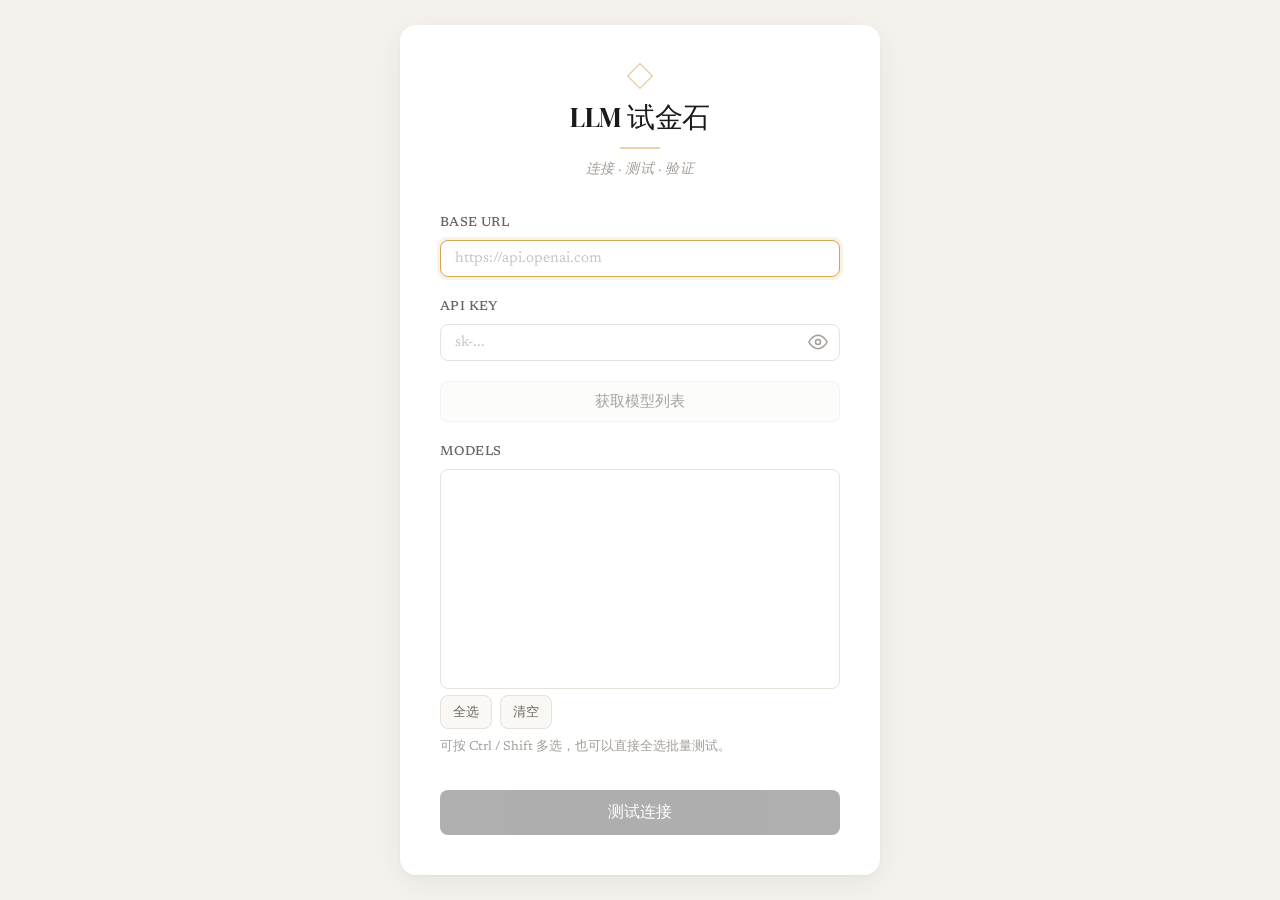
<file: LLM试金石/index.html>
<!DOCTYPE html>
<html lang="zh-CN">
<head>
<meta charset="UTF-8">
<meta name="viewport" content="width=device-width, initial-scale=1.0">
<title>LLM 试金石</title>
<link rel="preconnect" href="https://fonts.googleapis.com">
<link rel="preconnect" href="https://fonts.gstatic.com" crossorigin>
<link href="https://fonts.googleapis.com/css2?family=DM+Serif+Display:ital@0;1&family=Newsreader:opsz,wght@6..72,300;6..72,400;6..72,500;6..72,600&family=JetBrains+Mono:wght@400;500;600&display=swap" rel="stylesheet">
<link rel="stylesheet" href="style.css">
</head>
<body>

<div class="page">
  <main class="card" role="main">

    <!-- Brand -->
    <div class="brand">
      <span class="brand-mark" aria-hidden="true">◇</span>
      <h1 class="brand-title">LLM 试金石</h1>
      <p class="brand-desc">连接 · 测试 · 验证</p>
    </div>

    <!-- Form -->
    <form id="testForm" autocomplete="off" novalidate>

      <div class="field">
        <label for="baseUrl">Base URL</label>
        <input type="url" id="baseUrl" placeholder="https://api.openai.com" spellcheck="false" autofocus>
      </div>

      <div class="field">
        <label for="apiKey">API Key</label>
        <div class="input-wrap">
          <input type="password" id="apiKey" placeholder="sk-..." spellcheck="false">
          <button type="button" class="eye-btn" id="toggleKey" aria-label="显示或隐藏 API Key" tabindex="-1">
            <svg class="eye-icon" viewBox="0 0 24 24" fill="none" stroke="currentColor" stroke-width="1.8" stroke-linecap="round" stroke-linejoin="round"><path d="M1 12s4-8 11-8 11 8 11 8-4 8-11 8-11-8-11-8z"/><circle cx="12" cy="12" r="3"/><line x1="1" y1="1" x2="23" y2="23" class="eye-slash"/></svg>
          </button>
        </div>
      </div>

      <button type="button" class="btn-secondary btn-fetch" id="fetchModelsBtn" disabled>
        获取模型列表
      </button>

      <!-- Model section (click button to load) -->
      <div class="field model-section" id="modelSection" hidden>
        <div class="label-row">
          <label for="modelSelect">Models</label>
          <span class="model-count" id="modelCount"></span>
        </div>
        <div class="model-loader" id="modelLoader">
          <span class="spinner"></span>
          <span>正在获取模型列表…</span>
        </div>
        <select id="modelSelect" multiple size="10"></select>
        <div class="model-actions">
          <button type="button" class="btn-secondary" id="selectAllModels">全选</button>
          <button type="button" class="btn-secondary" id="clearModels">清空</button>
        </div>
        <p class="field-msg field-hint">可按 Ctrl / Shift 多选，也可以直接全选批量测试。</p>
        <p class="field-msg field-err" id="modelErr"></p>
      </div>

      <button type="submit" class="btn-submit" id="testBtn" disabled>
        <span class="btn-label">测试连接</span>
        <span class="btn-spinner"></span>
      </button>

    </form>

    <!-- Result -->
    <div class="result" id="resultArea" hidden>
      <div class="result-bar"></div>
      <div id="resultInner"></div>
    </div>

    <!-- History -->
    <section class="history" id="historySection" hidden>
      <div class="history-head">
        <h2>测试记录</h2>
        <div class="history-actions">
          <button type="button" class="btn-secondary" id="exportHistory">导出 CSV</button>
          <button type="button" class="btn-secondary" id="clearHistory">清空记录</button>
        </div>
      </div>
      <div class="history-table-wrap">
        <table class="history-table">
          <thead>
            <tr>
              <th><button type="button" class="th-sort" data-sort="model">模型 <span class="sort-arrow"></span></button></th>
              <th><button type="button" class="th-sort" data-sort="time">测试时间 <span class="sort-arrow"></span></button></th>
              <th><button type="button" class="th-sort" data-sort="ok">结果 <span class="sort-arrow"></span></button></th>
              <th><button type="button" class="th-sort" data-sort="speed">速度 <span class="sort-arrow"></span></button></th>
              <th><button type="button" class="th-sort" data-sort="message">回复 / 错误 <span class="sort-arrow"></span></button></th>
            </tr>
          </thead>
          <tbody id="historyBody"></tbody>
        </table>
      </div>
    </section>

  </main>

</div>

<script src="script.js"></script>
</body>
</html>
</file>
<file: LLM试金石/style.css>
/* ========================================
   LLM 试金石 — 样式
   Anthropic 灵感的衬线设计体系
   ======================================== */

/* ─── Reset ─── */
*, *::before, *::after {
  margin: 0;
  padding: 0;
  box-sizing: border-box;
}

/* ─── Color tokens ─── */
:root {
  --bg: #f5f2ed;
  --surface: #ffffff;
  --surface-hover: #faf8f4;
  --border: #e6e2da;
  --border-focus: #d4a853;
  --text-primary: #1a1a1a;
  --text-secondary: #6b6560;
  --text-muted: #a39e97;
  --accent: #d4a853;
  --accent-hover: #c49a42;
  --success: #3a7d5e;
  --success-bg: #eef7f2;
  --error: #c1453d;
  --error-bg: #fdf0ee;
  --warning: #b8860b;
  --warning-bg: #fef9ef;

  --font-display: 'DM Serif Display', 'Newsreader', 'Georgia', serif;
  --font-body: 'Newsreader', 'Georgia', serif;
  --font-mono: 'JetBrains Mono', 'Menlo', 'Consolas', monospace;
  --radius: 16px;
  --radius-sm: 8px;
}

html {
  font-size: 16px;
  -webkit-font-smoothing: antialiased;
  -moz-osx-font-smoothing: grayscale;
}

body {
  font-family: var(--font-body);
  background: var(--bg);
  color: var(--text-primary);
  line-height: 1.6;
  min-height: 100vh;
  display: flex;
  align-items: center;
  justify-content: center;
  padding: 24px;
}

/* ─── Page layout ─── */
.page {
  width: 100%;
  max-width: 480px;
  display: flex;
  flex-direction: column;
  align-items: center;
}

/* ─── Card ─── */
.card {
  background: var(--surface);
  border-radius: var(--radius);
  padding: 40px;
  width: 100%;
  box-shadow: 0 1px 3px rgba(0,0,0,0.04), 0 8px 32px rgba(0,0,0,0.06);
  transition: box-shadow 0.2s;
}

/* ─── Brand ─── */
.brand {
  text-align: center;
  margin-bottom: 32px;
}

.brand-mark {
  display: block;
  font-size: 28px;
  color: var(--accent);
  line-height: 1;
  margin-bottom: 8px;
  opacity: 0.7;
}

.brand-title {
  font-family: var(--font-display);
  font-size: 28px;
  font-weight: 400;
  line-height: 1.2;
  color: var(--text-primary);
  letter-spacing: -0.01em;
}

.brand-title::after {
  content: '';
  display: block;
  width: 40px;
  height: 2px;
  background: var(--accent);
  margin: 12px auto 0;
  opacity: 0.5;
}

.brand-desc {
  font-family: var(--font-body);
  font-size: 14px;
  color: var(--text-muted);
  margin-top: 10px;
  font-style: italic;
  letter-spacing: 0.04em;
}

/* ─── Form fields ─── */
form {
  display: flex;
  flex-direction: column;
  gap: 20px;
}

.field {
  display: flex;
  flex-direction: column;
  gap: 6px;
}

.field label {
  font-size: 13px;
  font-weight: 500;
  color: var(--text-secondary);
  letter-spacing: 0.03em;
  text-transform: uppercase;
}

.label-row {
  display: flex;
  align-items: center;
  justify-content: space-between;
  gap: 12px;
}

.field input,
.field select {
  font-family: var(--font-body);
  font-size: 15px;
  color: var(--text-primary);
  background: var(--surface);
  border: 1px solid var(--border);
  border-radius: var(--radius-sm);
  padding: 10px 14px;
  outline: none;
  transition: border-color 0.15s, box-shadow 0.15s;
  width: 100%;
}

.field input::placeholder {
  color: var(--text-muted);
  opacity: 0.6;
}

.field input:focus,
.field select:focus {
  border-color: var(--border-focus);
  box-shadow: 0 0 0 3px rgba(212, 168, 83, 0.15);
}

.field select {
  cursor: pointer;
  min-height: 220px;
  padding: 8px;
}

.field select option {
  padding: 6px 8px;
  border-radius: 6px;
}

.field select optgroup {
  font-family: var(--font-mono);
  font-size: 11px;
  color: var(--text-muted);
}

.model-actions {
  display: flex;
  gap: 8px;
}

.btn-secondary {
  font-family: var(--font-body);
  font-size: 13px;
  color: var(--text-secondary);
  background: var(--surface-hover);
  border: 1px solid var(--border);
  border-radius: var(--radius-sm);
  padding: 7px 12px;
  cursor: pointer;
  transition: border-color 0.15s, color 0.15s, background 0.15s;
}

.btn-secondary:hover:not(:disabled) {
  color: var(--text-primary);
  border-color: var(--accent);
  background: #fffdf8;
}

.btn-secondary:disabled {
  opacity: 0.4;
  cursor: not-allowed;
}

.btn-fetch {
  width: 100%;
  padding: 10px 14px;
  font-size: 15px;
  color: var(--text-primary);
}

.field-hint {
  color: var(--text-muted);
}

/* ─── Key input with eye button ─── */
.input-wrap {
  position: relative;
}

.input-wrap input {
  padding-right: 44px;
}

.eye-btn {
  position: absolute;
  right: 4px;
  top: 50%;
  transform: translateY(-50%);
  background: none;
  border: none;
  cursor: pointer;
  padding: 8px;
  color: var(--text-muted);
  transition: color 0.15s;
  line-height: 0;
}

.eye-btn:hover { color: var(--text-secondary); }

.eye-icon {
  width: 20px;
  height: 20px;
  display: block;
}

.eye-slash {
  display: none;
}

.eye-btn.hidden .eye-slash { display: block; }
.eye-btn.hidden .eye-icon circle,
.eye-btn.hidden .eye-icon path:first-child { display: none; }

/* ─── Model loader ─── */
.model-loader {
  display: none;
  align-items: center;
  gap: 10px;
  font-size: 13px;
  color: var(--text-muted);
  padding: 10px 14px;
  border: 1px dashed var(--border);
  border-radius: var(--radius-sm);
}

.model-section.loading .model-loader { display: flex; }
.model-section.loading select { display: none; }
.model-section:not(.loading) .model-loader { display: none; }
.model-section:not(.loading) select { display: block; }

.spinner {
  display: inline-block;
  width: 16px;
  height: 16px;
  border: 2px solid var(--border);
  border-top-color: var(--accent);
  border-radius: 50%;
  animation: spin 0.6s linear infinite;
}

@keyframes spin {
  to { transform: rotate(360deg); }
}

/* ─── Field messages ─── */
.field-msg {
  font-size: 13px;
  margin-top: 2px;
}

.field-err { color: var(--error); }
.field-ok  { color: var(--success); }

/* ─── Submit button ─── */
.btn-submit {
  display: flex;
  align-items: center;
  justify-content: center;
  gap: 8px;
  font-family: var(--font-body);
  font-size: 16px;
  font-weight: 500;
  color: #fff;
  background: var(--text-primary);
  border: none;
  border-radius: var(--radius-sm);
  padding: 12px 24px;
  cursor: pointer;
  transition: background 0.2s, opacity 0.2s;
  margin-top: 4px;
}

.btn-submit:hover:not(:disabled) { background: #333; }

.btn-submit:disabled {
  opacity: 0.35;
  cursor: not-allowed;
}

.btn-submit .btn-spinner {
  display: none;
  width: 18px;
  height: 18px;
  border: 2px solid rgba(255,255,255,0.3);
  border-top-color: #fff;
  border-radius: 50%;
  animation: spin 0.6s linear infinite;
}

.btn-submit.loading .btn-label { display: none; }
.btn-submit.loading .btn-spinner { display: inline-block; }

/* ─── Result area ─── */
.result {
  margin-top: 24px;
  border-radius: var(--radius-sm);
  overflow: hidden;
}

.result-bar {
  height: 3px;
  border-radius: 0;
}

.result.success .result-bar {
  background: var(--success);
}

.result.error .result-bar {
  background: var(--error);
}

#resultInner {
  padding: 16px 20px;
  font-size: 15px;
  line-height: 1.6;
}

.result.success #resultInner {
  background: var(--success-bg);
  color: var(--success);
}

.result.error #resultInner {
  background: var(--error-bg);
  color: var(--error);
}

#resultInner .detail {
  display: block;
  font-family: var(--font-mono);
  font-size: 12px;
  margin-top: 8px;
  opacity: 0.75;
  word-break: break-all;
}

.result-summary {
  margin-bottom: 12px;
  font-weight: 600;
}

.result-list {
  display: flex;
  flex-direction: column;
  gap: 10px;
}

.result-item {
  padding: 10px 12px;
  border-radius: 8px;
  background: rgba(255,255,255,0.65);
  border: 1px solid rgba(0,0,0,0.04);
}

.result-item.ok { color: var(--success); }
.result-item.bad { color: var(--error); }
.result-item.pending { color: var(--text-muted); }

.result-model {
  display: block;
  font-family: var(--font-mono);
  font-size: 12px;
  font-weight: 600;
  margin-bottom: 4px;
  word-break: break-all;
}

.result-reply {
  display: block;
  font-size: 13px;
  color: inherit;
  opacity: 0.86;
  word-break: break-word;
}

#resultInner .icon {
  margin-right: 6px;
}

/* ─── History table ─── */
.history {
  margin-top: 24px;
  border-top: 1px solid var(--border);
  padding-top: 22px;
}

.history-head {
  display: flex;
  align-items: center;
  justify-content: space-between;
  gap: 12px;
  margin-bottom: 12px;
}

.history-head h2 {
  font-family: var(--font-display);
  font-size: 20px;
  font-weight: 400;
  color: var(--text-primary);
}

.history-actions {
  display: flex;
  gap: 8px;
  flex-wrap: wrap;
  justify-content: flex-end;
}

.history-table-wrap {
  max-height: 320px;
  overflow: auto;
  border: 1px solid var(--border);
  border-radius: var(--radius-sm);
  background: var(--surface);
}

.history-table {
  width: 100%;
  border-collapse: collapse;
  font-size: 13px;
}

.history-table th,
.history-table td {
  padding: 9px 10px;
  border-bottom: 1px solid var(--border);
  text-align: left;
  vertical-align: top;
}

.history-table th {
  position: sticky;
  top: 0;
  z-index: 1;
  background: var(--surface-hover);
  color: var(--text-secondary);
  font-family: var(--font-mono);
  font-size: 11px;
  font-weight: 600;
  text-transform: uppercase;
  letter-spacing: 0.03em;
}

.th-sort {
  all: unset;
  display: inline-flex;
  align-items: center;
  gap: 4px;
  cursor: pointer;
  color: inherit;
  font: inherit;
  text-transform: inherit;
  letter-spacing: inherit;
}

.th-sort:hover {
  color: var(--text-primary);
}

.th-sort.active .sort-arrow::after {
  content: attr(data-arrow);
  color: var(--accent);
}

.history-table td {
  color: var(--text-secondary);
}

.history-model,
.history-time,
.history-speed {
  font-family: var(--font-mono);
  font-size: 12px;
  word-break: break-all;
}

.history-msg {
  max-width: 220px;
  word-break: break-word;
}

.history-msg-text {
  display: -webkit-box;
  -webkit-line-clamp: 2;
  -webkit-box-orient: vertical;
  overflow: hidden;
  line-height: 1.45;
  max-height: 2.9em;
}

.badge {
  display: inline-flex;
  align-items: center;
  border-radius: 999px;
  padding: 2px 8px;
  font-size: 12px;
  font-weight: 600;
  white-space: nowrap;
}

.badge.ok {
  color: var(--success);
  background: var(--success-bg);
}

.badge.bad {
  color: var(--error);
  background: var(--error-bg);
}
/* ─── Hint ─── */
.hint {
  font-family: var(--font-body);
  font-size: 13px;
  color: var(--text-muted);
  font-style: italic;
  margin-top: 16px;
  text-align: center;
}

/* ─── Model count badge ─── */
.model-count {
  font-size: 11px;
  color: var(--text-muted);
  margin-left: auto;
  font-family: var(--font-mono);
  opacity: 0.7;
}

/* ─── Responsive ─── */
@media (max-width: 520px) {
  body { padding: 16px; }
  .card { padding: 28px 24px; }
}

@media (prefers-reduced-motion: reduce) {
  * { animation-duration: 0.01ms !important; transition-duration: 0.01ms !important; }
}
</file>
